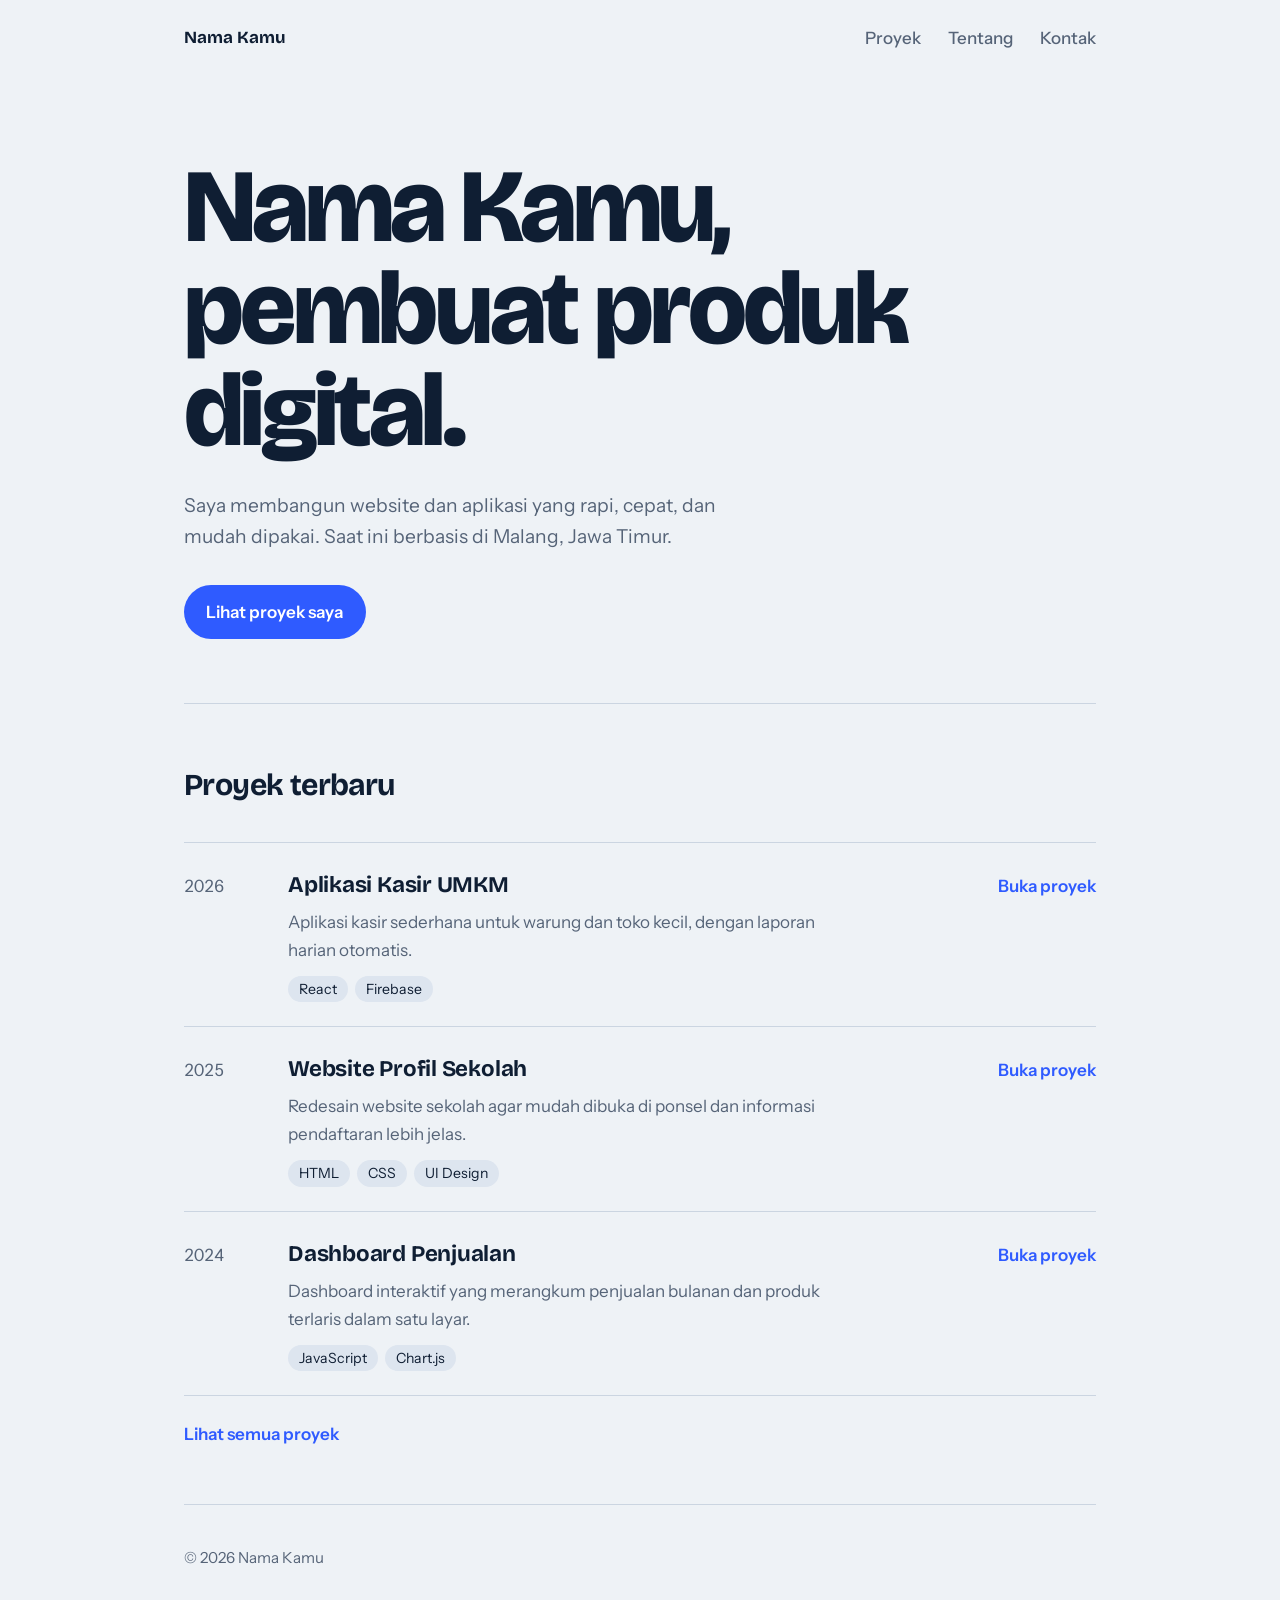
<file: index.html>
<!DOCTYPE html>
<html lang="id">
<head>
<meta charset="UTF-8">
<meta name="viewport" content="width=device-width, initial-scale=1">
<title>Beranda — Nama Kamu</title>
<meta name="description" content="Portofolio Nama Kamu: pembuat website dan aplikasi.">
<link rel="preconnect" href="https://fonts.googleapis.com">
<link rel="preconnect" href="https://fonts.gstatic.com" crossorigin>
<link href="https://fonts.googleapis.com/css2?family=Bricolage+Grotesque:wght@500;700;800&family=Instrument+Sans:wght@400;500;600&display=swap" rel="stylesheet">
<link rel="stylesheet" href="css/style.css">
</head>
<body>
<div class="wrap">
  <header class="top">
    <a class="brand" href="index.html">Nama Kamu</a>
    <nav aria-label="Navigasi utama">
      <a href="proyek.html">Proyek</a>
      <a href="tentang.html">Tentang</a>
      <a href="kontak.html">Kontak</a>
    </nav>
  </header>
  <main>
    <div class="hero">
      <h1>Nama Kamu, pembuat produk digital.</h1>
      <p>Saya membangun website dan aplikasi yang rapi, cepat, dan mudah dipakai. Saat ini berbasis di Malang, Jawa Timur.</p>
      <a class="cta" href="proyek.html">Lihat proyek saya</a>
    </div>
    <section>
      <h2>Proyek terbaru</h2>
      <article class="project">
        <time datetime="2026">2026</time>
        <div>
          <h3><a href="proyek.html">Aplikasi Kasir UMKM</a></h3>
          <p>Aplikasi kasir sederhana untuk warung dan toko kecil, dengan laporan harian otomatis.</p>
          <div class="tags"><span>React</span><span>Firebase</span></div>
        </div>
        <a class="go" href="proyek.html">Buka proyek</a>
      </article>
      <article class="project">
        <time datetime="2025">2025</time>
        <div>
          <h3><a href="proyek.html">Website Profil Sekolah</a></h3>
          <p>Redesain website sekolah agar mudah dibuka di ponsel dan informasi pendaftaran lebih jelas.</p>
          <div class="tags"><span>HTML</span><span>CSS</span><span>UI Design</span></div>
        </div>
        <a class="go" href="proyek.html">Buka proyek</a>
      </article>
      <article class="project">
        <time datetime="2024">2024</time>
        <div>
          <h3><a href="proyek.html">Dashboard Penjualan</a></h3>
          <p>Dashboard interaktif yang merangkum penjualan bulanan dan produk terlaris dalam satu layar.</p>
          <div class="tags"><span>JavaScript</span><span>Chart.js</span></div>
        </div>
        <a class="go" href="proyek.html">Buka proyek</a>
      </article>
      <a class="more" href="proyek.html">Lihat semua proyek</a>
    </section>
  </main>
  <footer>© <span data-year>2026</span> Nama Kamu</footer>
</div>
<script src="js/main.js"></script>
</body>
</html>
</file>
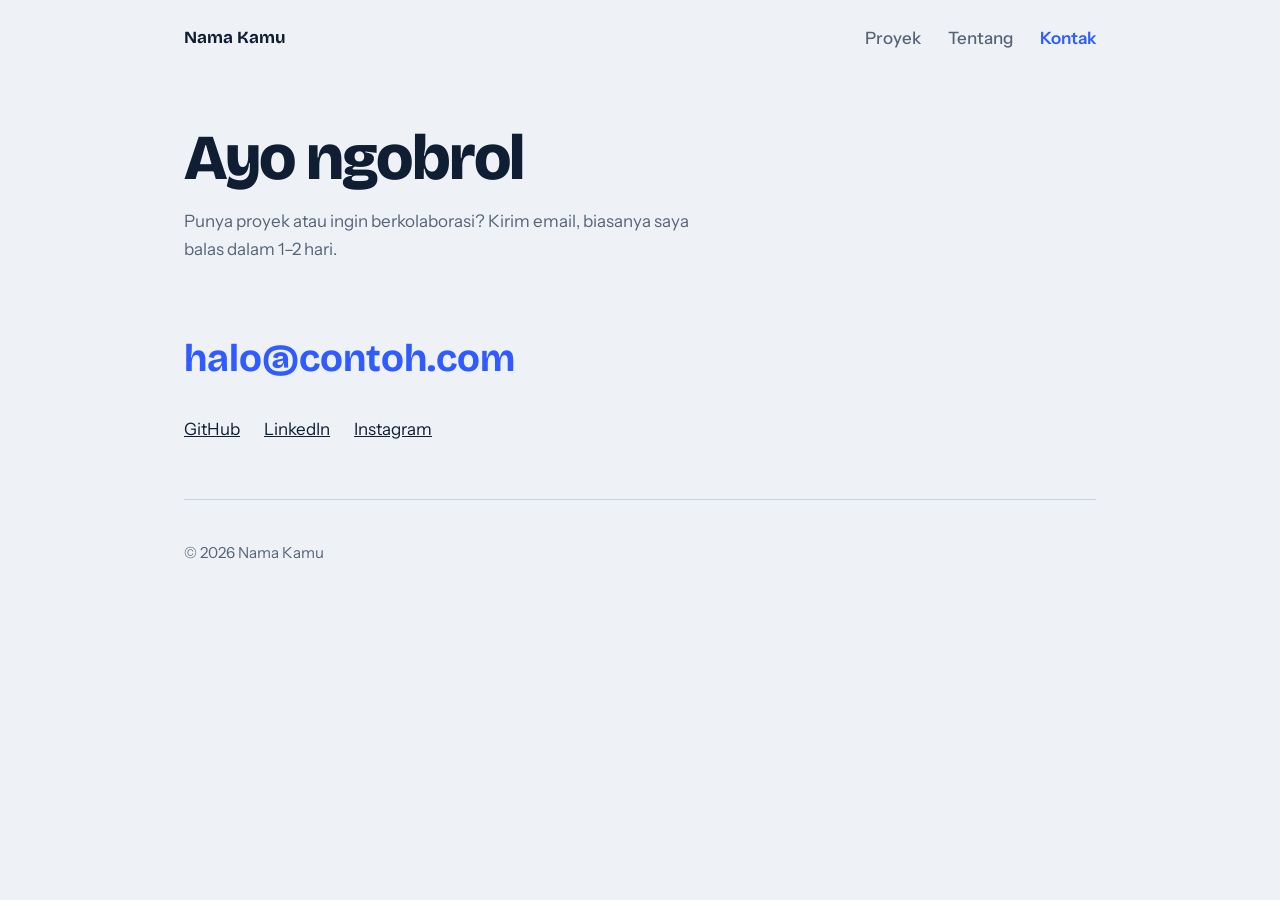
<file: kontak.html>
<!DOCTYPE html>
<html lang="id">
<head>
<meta charset="UTF-8">
<meta name="viewport" content="width=device-width, initial-scale=1">
<title>Kontak — Nama Kamu</title>
<meta name="description" content="Hubungi Nama Kamu.">
<link rel="preconnect" href="https://fonts.googleapis.com">
<link rel="preconnect" href="https://fonts.gstatic.com" crossorigin>
<link href="https://fonts.googleapis.com/css2?family=Bricolage+Grotesque:wght@500;700;800&family=Instrument+Sans:wght@400;500;600&display=swap" rel="stylesheet">
<link rel="stylesheet" href="css/style.css">
</head>
<body>
<div class="wrap">
  <header class="top">
    <a class="brand" href="index.html">Nama Kamu</a>
    <nav aria-label="Navigasi utama">
      <a href="proyek.html">Proyek</a>
      <a href="tentang.html">Tentang</a>
      <a href="kontak.html" aria-current="page">Kontak</a>
    </nav>
  </header>
  <main>
    <div class="page-title">
      <h1>Ayo ngobrol</h1>
      <p>Punya proyek atau ingin berkolaborasi? Kirim email, biasanya saya balas dalam 1–2 hari.</p>
    </div>
    <section class="first contact">
      <a class="mail" href="mailto:halo@contoh.com">halo@contoh.com</a>
      <div class="social">
        <a href="https://github.com/" rel="noopener">GitHub</a>
        <a href="https://linkedin.com/" rel="noopener">LinkedIn</a>
        <a href="https://instagram.com/" rel="noopener">Instagram</a>
      </div>
    </section>
  </main>
  <footer>© <span data-year>2026</span> Nama Kamu</footer>
</div>
<script src="js/main.js"></script>
</body>
</html>
</file>
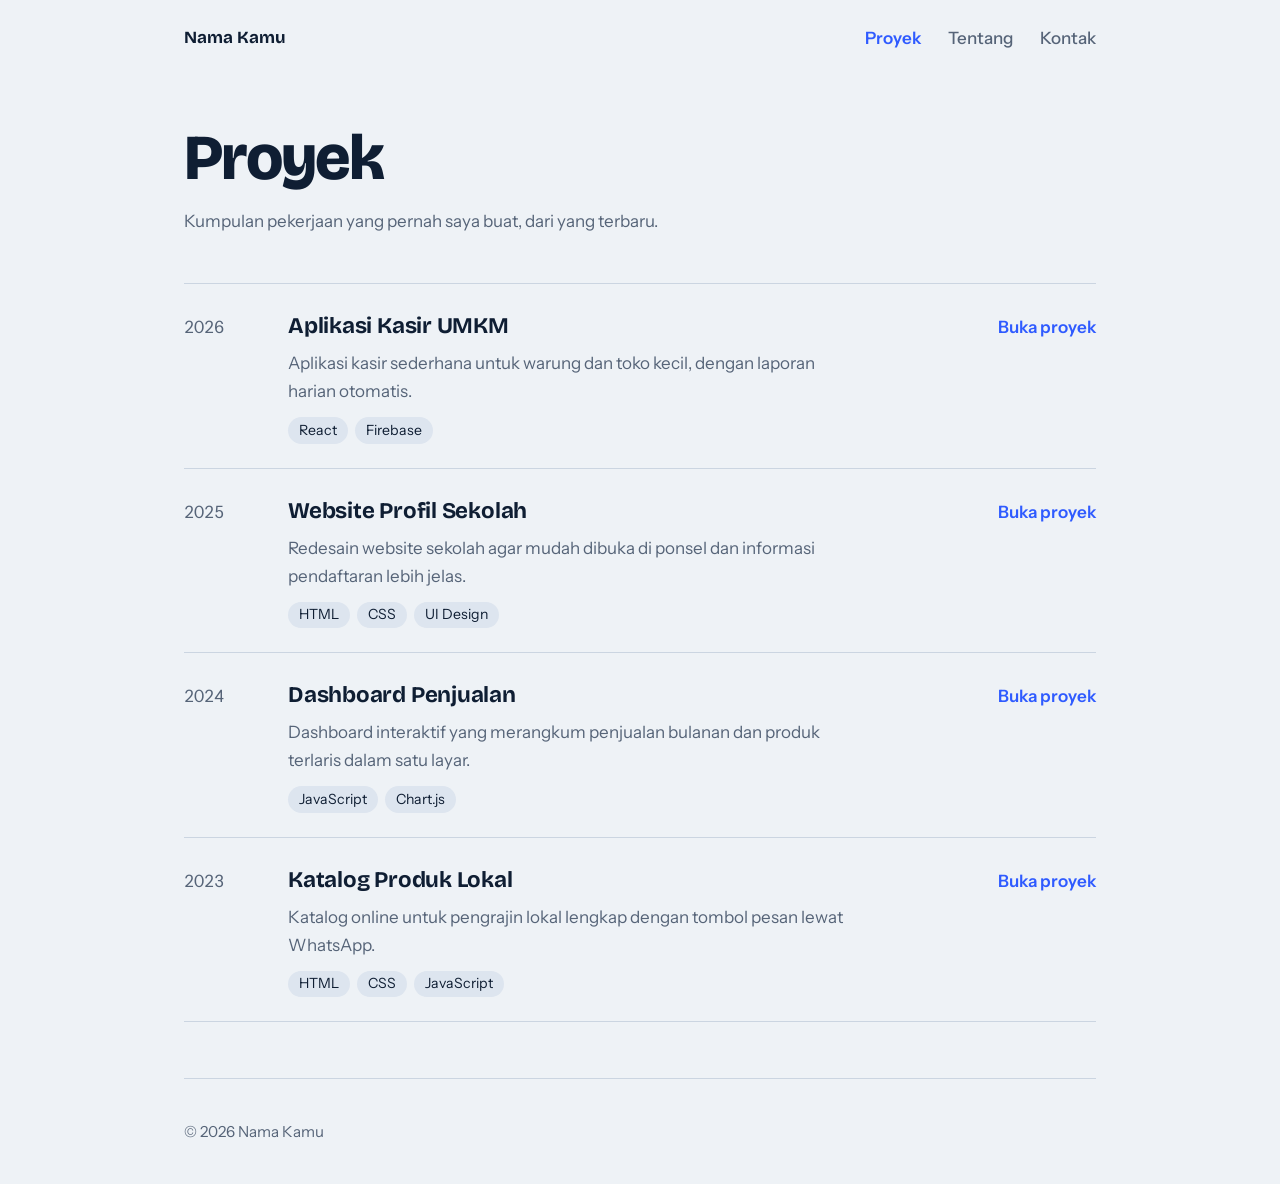
<file: proyek.html>
<!DOCTYPE html>
<html lang="id">
<head>
<meta charset="UTF-8">
<meta name="viewport" content="width=device-width, initial-scale=1">
<title>Proyek — Nama Kamu</title>
<meta name="description" content="Daftar proyek Nama Kamu.">
<link rel="preconnect" href="https://fonts.googleapis.com">
<link rel="preconnect" href="https://fonts.gstatic.com" crossorigin>
<link href="https://fonts.googleapis.com/css2?family=Bricolage+Grotesque:wght@500;700;800&family=Instrument+Sans:wght@400;500;600&display=swap" rel="stylesheet">
<link rel="stylesheet" href="css/style.css">
</head>
<body>
<div class="wrap">
  <header class="top">
    <a class="brand" href="index.html">Nama Kamu</a>
    <nav aria-label="Navigasi utama">
      <a href="proyek.html" aria-current="page">Proyek</a>
      <a href="tentang.html">Tentang</a>
      <a href="kontak.html">Kontak</a>
    </nav>
  </header>
  <main>
    <div class="page-title">
      <h1>Proyek</h1>
      <p>Kumpulan pekerjaan yang pernah saya buat, dari yang terbaru.</p>
    </div>
    <section class="first">
      <article class="project">
        <time datetime="2026">2026</time>
        <div>
          <h3><a href="#">Aplikasi Kasir UMKM</a></h3>
          <p>Aplikasi kasir sederhana untuk warung dan toko kecil, dengan laporan harian otomatis.</p>
          <div class="tags"><span>React</span><span>Firebase</span></div>
        </div>
        <a class="go" href="#">Buka proyek</a>
      </article>
      <article class="project">
        <time datetime="2025">2025</time>
        <div>
          <h3><a href="#">Website Profil Sekolah</a></h3>
          <p>Redesain website sekolah agar mudah dibuka di ponsel dan informasi pendaftaran lebih jelas.</p>
          <div class="tags"><span>HTML</span><span>CSS</span><span>UI Design</span></div>
        </div>
        <a class="go" href="#">Buka proyek</a>
      </article>
      <article class="project">
        <time datetime="2024">2024</time>
        <div>
          <h3><a href="#">Dashboard Penjualan</a></h3>
          <p>Dashboard interaktif yang merangkum penjualan bulanan dan produk terlaris dalam satu layar.</p>
          <div class="tags"><span>JavaScript</span><span>Chart.js</span></div>
        </div>
        <a class="go" href="#">Buka proyek</a>
      </article>
      <article class="project">
        <time datetime="2023">2023</time>
        <div>
          <h3><a href="#">Katalog Produk Lokal</a></h3>
          <p>Katalog online untuk pengrajin lokal lengkap dengan tombol pesan lewat WhatsApp.</p>
          <div class="tags"><span>HTML</span><span>CSS</span><span>JavaScript</span></div>
        </div>
        <a class="go" href="#">Buka proyek</a>
      </article>
    </section>
  </main>
  <footer>© <span data-year>2026</span> Nama Kamu</footer>
</div>
<script src="js/main.js"></script>
</body>
</html>
</file>
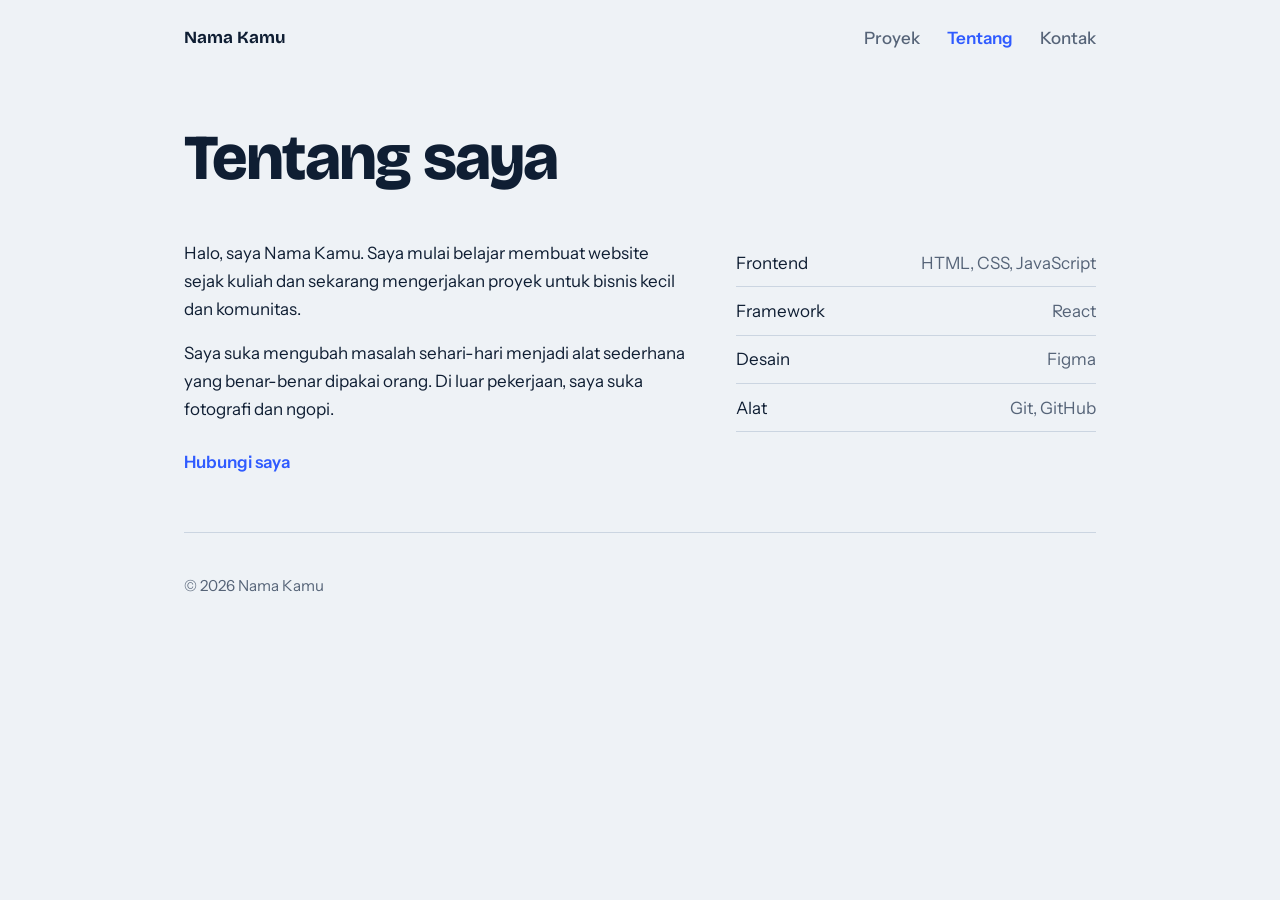
<file: tentang.html>
<!DOCTYPE html>
<html lang="id">
<head>
<meta charset="UTF-8">
<meta name="viewport" content="width=device-width, initial-scale=1">
<title>Tentang — Nama Kamu</title>
<meta name="description" content="Tentang Nama Kamu dan keahliannya.">
<link rel="preconnect" href="https://fonts.googleapis.com">
<link rel="preconnect" href="https://fonts.gstatic.com" crossorigin>
<link href="https://fonts.googleapis.com/css2?family=Bricolage+Grotesque:wght@500;700;800&family=Instrument+Sans:wght@400;500;600&display=swap" rel="stylesheet">
<link rel="stylesheet" href="css/style.css">
</head>
<body>
<div class="wrap">
  <header class="top">
    <a class="brand" href="index.html">Nama Kamu</a>
    <nav aria-label="Navigasi utama">
      <a href="proyek.html">Proyek</a>
      <a href="tentang.html" aria-current="page">Tentang</a>
      <a href="kontak.html">Kontak</a>
    </nav>
  </header>
  <main>
    <div class="page-title">
      <h1>Tentang saya</h1>
    </div>
    <section class="first">
      <div class="about">
        <div>
          <p>Halo, saya Nama Kamu. Saya mulai belajar membuat website sejak kuliah dan sekarang mengerjakan proyek untuk bisnis kecil dan komunitas.</p>
          <p>Saya suka mengubah masalah sehari-hari menjadi alat sederhana yang benar-benar dipakai orang. Di luar pekerjaan, saya suka fotografi dan ngopi.</p>
          <a class="more" href="kontak.html">Hubungi saya</a>
        </div>
        <ul class="skills" aria-label="Keahlian">
          <li>Frontend <span>HTML, CSS, JavaScript</span></li>
          <li>Framework <span>React</span></li>
          <li>Desain <span>Figma</span></li>
          <li>Alat <span>Git, GitHub</span></li>
        </ul>
      </div>
    </section>
  </main>
  <footer>© <span data-year>2026</span> Nama Kamu</footer>
</div>
<script src="js/main.js"></script>
</body>
</html>
</file>
<file: css/style.css>
:root{
  --paper:#EEF2F6; --ink:#0F1E33; --muted:#566478; --line:#CBD5E1;
  --accent:#2F5BFF; --accent-ink:#fff; --soft:#DDE5EF;
  --head:"Bricolage Grotesque", "Segoe UI", system-ui, sans-serif;
  --body:"Instrument Sans", "Segoe UI", system-ui, sans-serif;
}
*{box-sizing:border-box;margin:0;padding:0}
html{scroll-behavior:smooth}
body{background:var(--paper);color:var(--ink);font-family:var(--body);font-size:1.0625rem;line-height:1.65}
a{color:inherit}
:focus-visible{outline:3px solid var(--accent);outline-offset:3px;border-radius:4px}
.wrap{max-width:60rem;margin:0 auto;padding:0 1.5rem}

header.top{display:flex;justify-content:space-between;align-items:center;padding:1.5rem 0}
.brand{font-family:var(--head);font-weight:700;text-decoration:none}
nav a{margin-left:1.5rem;text-decoration:none;color:var(--muted);font-weight:500}
nav a:hover{color:var(--accent)}

.hero{padding:5rem 0 4rem}
.hero h1{font-family:var(--head);font-weight:800;font-size:clamp(2.8rem,9vw,6.5rem);line-height:.98;letter-spacing:-.035em;max-width:14ch}
.hero p{margin-top:1.75rem;max-width:34rem;color:var(--muted);font-size:1.2rem}
.cta{display:inline-block;margin-top:2rem;padding:.8rem 1.4rem;background:var(--accent);color:var(--accent-ink);border-radius:999px;font-weight:600;text-decoration:none;transition:transform .15s}
.cta:hover{transform:translateY(-2px)}

section{padding:3.5rem 0;border-top:1px solid var(--line)}
h2{font-family:var(--head);font-size:1.9rem;letter-spacing:-.02em;margin-bottom:2rem}

.project{display:grid;grid-template-columns:5rem 1fr auto;gap:1rem 1.5rem;padding:1.5rem 0;border-bottom:1px solid var(--line);align-items:baseline}
.project:first-of-type{border-top:1px solid var(--line)}
.project time{color:var(--muted);font-variant-numeric:tabular-nums}
.project h3{font-family:var(--head);font-size:1.4rem;letter-spacing:-.01em}
.project h3 a{text-decoration:none}
.project h3 a:hover{color:var(--accent);text-decoration:underline}
.project p{color:var(--muted);margin-top:.25rem;max-width:36rem}
.tags{display:flex;flex-wrap:wrap;gap:.4rem;margin-top:.75rem}
.tags span{background:var(--soft);padding:.1rem .7rem;border-radius:999px;font-size:.88rem}
.project .go{font-weight:600;color:var(--accent);text-decoration:none;white-space:nowrap}

.about{display:grid;grid-template-columns:1.4fr 1fr;gap:3rem}
.about p+p{margin-top:1rem}
.skills{list-style:none}
.skills li{padding:.6rem 0;border-bottom:1px solid var(--line);display:flex;justify-content:space-between}
.skills li span{color:var(--muted)}

.contact p{max-width:32rem;color:var(--muted)}
.mail{display:inline-block;margin-top:1rem;font-family:var(--head);font-weight:700;font-size:clamp(1.4rem,5vw,2.4rem);color:var(--accent);text-decoration:none;word-break:break-all}
.mail:hover{text-decoration:underline}
.social{display:flex;gap:1.5rem;margin-top:1.5rem;flex-wrap:wrap}

footer{padding:2.5rem 0;color:var(--muted);font-size:.95rem;border-top:1px solid var(--line)}

@media (max-width:640px){
  nav a{margin-left:1rem}
  .hero{padding:3rem 0 2.5rem}
  .project{grid-template-columns:1fr}
  .about{grid-template-columns:1fr;gap:2rem}
}
@media (prefers-reduced-motion:reduce){*{transition:none!important;scroll-behavior:auto!important}}

/* Tambahan multi-halaman */
nav a[aria-current="page"]{color:var(--accent);font-weight:600}
.page-title{padding:3rem 0 2rem}
.page-title h1{font-family:var(--head);font-weight:800;font-size:clamp(2.2rem,7vw,4rem);letter-spacing:-.03em;line-height:1.05}
.page-title p{margin-top:1rem;color:var(--muted);max-width:34rem}
.more{display:inline-block;margin-top:1.5rem;font-weight:600;color:var(--accent);text-decoration:none}
.more:hover{text-decoration:underline}
section.first{border-top:0;padding-top:1rem}
</file>
